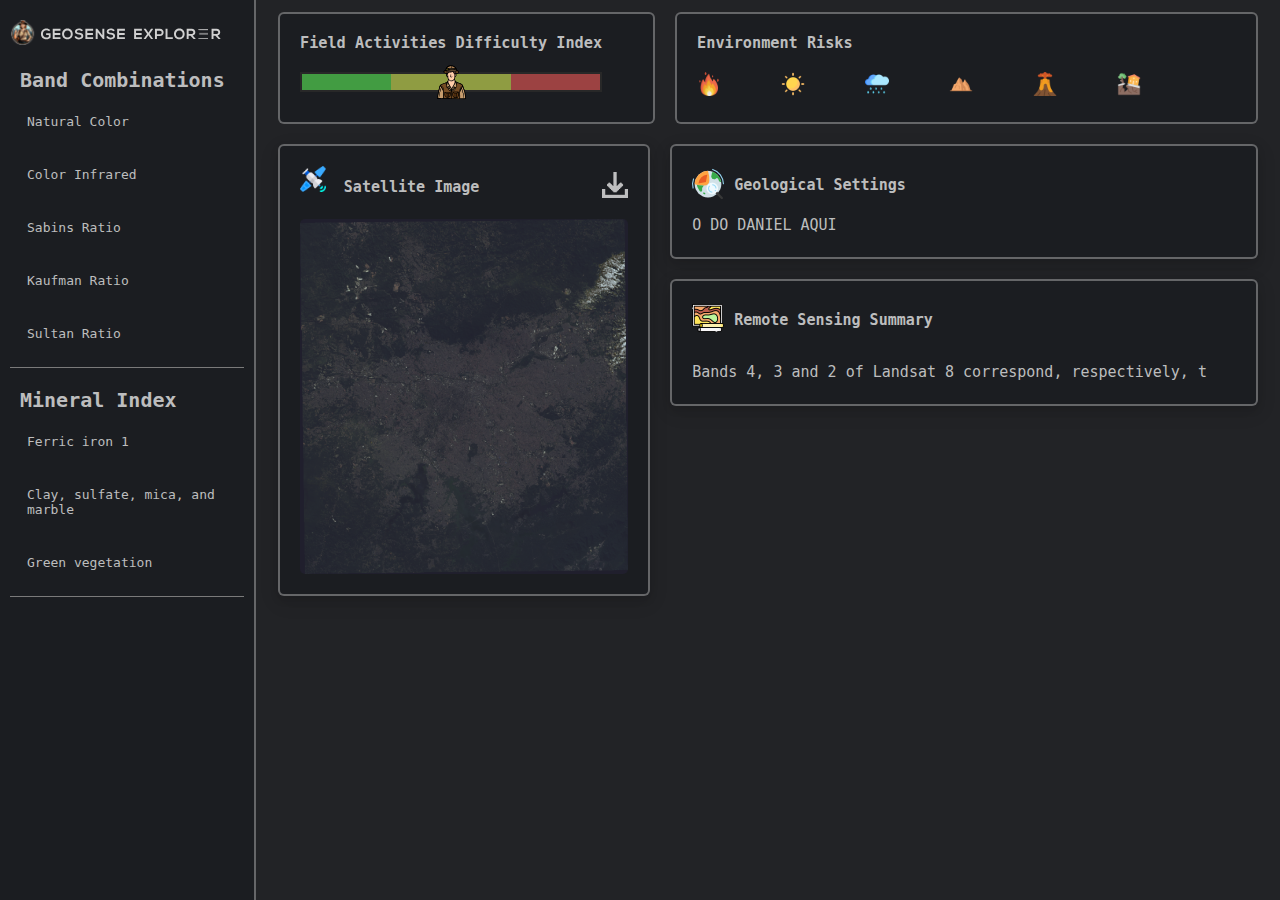
<file: dashboard.html>
<!doctype html>
<html lang="en">
  <head>
    <meta charset="UTF-8" />
    <link rel="icon" type="image/svg+xml" href="./assets/LogoIcon.svg" />
    <link rel="stylesheet" href="./css/dashboard.css">
    <meta name="viewport" content="width=device-width, initial-scale=1.0" />

    <link rel="stylesheet" href="https://cdnjs.cloudflare.com/ajax/libs/font-awesome/4.7.0/css/font-awesome.min.css">

    <script type="module" src="./js/interactionLogic/autotyping.js"></script>

    <title>GeoSense Explorer</title>
  </head>

  <body>

    <section class="main">
      <div class="sidebar">
        <div class="logo">
          <img src="./assets/logotype.svg">
        </div>
        <h3>
          Band Combinations
        </h3>
        <a href="#natural-color">Natural Color</a>
        <a href="#color-infrared">Color Infrared</a>
        <a href="#sabins-ratio">Sabins Ratio</a>
        <a href="#kaufman-ratio">Kaufman Ratio</a>
        <a href="#sultan-ratio">Sultan Ratio</a>
        <div class="separator"></div>
        <h3>
          Mineral Index
        </h3>
        <a href="#ferric-iron-1">Ferric iron 1</a>
        <a href="#clay-sulfate-mica-marble">Clay, sulfate, mica, and marble</a>
        <a href="#green-vegetation">Green vegetation</a>
        <div class="separator"></div>
      </div>

      <div class="content">

        <div class="box-info">
          <div style="background: #1B1D21; border: 2px solid #e4e4e45e" class="box-info-single" id="box-info-1">
            <div class="info-text">
              <h3 class="title-1">Field Activities Difficulty Index</h3>
              <div class="meter">
                <span style="width: 30%; background-color: rgb(66, 156, 66);"></span>
                <span style="width: 40%; background-color: rgb(143, 156, 66);"></span>
                <span style="width: 30%; background-color: rgb(156, 66, 66);"></span>
                <img class="indicator" src="./assets/geologist_2.svg" style="left: 50%;" />
              </div>    
            </div>

          </div>
          <div style="background: #1B1D21; border: 2px solid #e4e4e45e" class="box-info-single" id="box-info-2">
            <div class="info-text">
              <h3 class="title-1">Environment Risks</h3>
              <div class="icons">
                <div class="icon">
                  <img src="./assets/fire.png" alt="Icon 1">
                  <span class="tooltip">Mean temperature of 34°C, you may be exposed to termic stress</span>
                </div>
                <div class="icon">
                  <img src="./assets/sun.png" alt="Icon 2">
                  <span class="tooltip">High UV incidence, watch outfor sunburns</span>
                </div>
                <div class="icon">
                  <img src="./assets/rain.png" alt="Icon 3">
                  <span class="tooltip">Mean Precipitation of 40mm/h can make field activities difficult</span>
                </div>
                <div class="icon">
                  <img src="./assets/montanha.png" alt="Icon 4">
                  <span class="tooltip">Terrain Slope of 30% can make it dificult to walk or climb</span>
                </div>
                <div class="icon">
                  <img src="./assets/vulcao.png" alt="Icon 5">
                  <span class="tooltip">Active Volcanoes may be a threaten to your activities</span>
                </div>
                <div class="icon">
                  <img src="./assets/earthquake.png" alt="Icon 6">
                  <span class="tooltip">Earthquakes of 5 degrees in richter scale occur frequently in the last year</span>
                </div>
              </div>
            </div>
          </div>
        </div>

        <div class="feed-container">
          <div class="feed-1">
            <div class="feed">
              <div class="feed-single">
                <div class="feed-text">

                  <div class="header-feed">
                    <div >
                      <img src="./assets/satellite.png" style="width: 26px;">
                      <span>Satellite Image</span>
                    </div>
                    <div>
                      <img src="./assets/download.png" style="width: 26px;">
                    </div>
                  </div>

                  <img src="./assets/naturalview.png" class="imagem-responsiva">
                </div>
              </div>
            </div> 
          </div>

          <div class="feed-2">


            <div class="feed">
              <div class="feed-single">
                <div class="feed-text">
                  <div class="header-feed-2">
                    <div>
                      <img src="./assets/geology.png" alt="">
                    </div>
                    <span>Geological Settings</span>
                  </div>
                  <div class="image-text-geologico">
                    O DO DANIEL AQUI
                  </div>
                </div>
              </div> 
            </div>
            <div class="feed">
              <div class="feed-single">
                <div class="feed-text">
                  <div class="header-feed-2">
                    <div>
                      <img src="./assets/map.png" alt="">
                    </div>
                    <span>Remote Sensing Summary</span>
                  </div>
                  <div class="image-text-responsivo"></div>
                </div>
              </div> 
            </div>

          </div>
        </div>

      </div>
    </section>

  </body>

</html>
</file>
<file: css/dashboard.css>
*{
    margin: 0;
    padding: 0;
    box-sizing: border-box;
    font-family: monospace;
}

html,body{height: 100%;}

header{
    background-color: #1B1D21;
    padding: 10px 2%;
    display: flex;
    justify-content: space-between;
}

.info-header{
    color: white;
    display: flex;
    justify-content: space-around;
    width: 200px;
}

.info-header img{
    width: 40px;
    height: 40px;
    border-radius: 20px;
    margin-left: 0 8px;
}

.info-header svg{
    margin: 0 10px;
}

.icons-header{
    margin-left: 10px;
}

.main{
    display: flex;
    flex-wrap: wrap;
    height: 100%;
}

.sidebar{
    width: 20%;
    background-color: #1B1D21;
    height: 100%;
    padding: 10px;
    border-right: 2px solid #e4e4e45e;
}

.logo{
    margin-top: 10px;
    margin-bottom: 20px;
    max-width: 90%; /* Altere para a porcentagem desejada */
}

.logo img{
    width: 100%;
    height: auto;
}

/* Restante do seu código CSS */


.sidebar a.sidebar-active{
    background-color: #212225;
    border-left: 4px solid #282828;
    color: #777;
    font-weight: bold;
}

.sidebar a.sidebar-active > svg{
    color: #212225;
}

.sidebar h3{
    color: #BDBDBE;
    font-size: 20px;
    margin: 10px;
    margin-top: 20px;
}

.sidebar a{
    display: block;
    text-decoration: none;
    padding: 10px 15px;
    color: #BDBDBE;
    margin-bottom: 14px;
    border: 2px solid transparent; 
}

.sidebar a > svg{
    color: #BDBDBE;
}

.sidebar a:hover{
    background-color: #222326;
    border-color: #bdbdbe46;
    border-radius: 4px;
    color: #BDBDBE;
    font-weight: bold;
}

.sidebar a:hover .sidebar a > svg{
    color: #BDBDBE;
}

.content{
    padding: 12px;
    width: 80%;
    background-color: #222326;
}

.separator{
    width: 100%;
    height: 1px;
    background-color: rgb(122, 122, 122);
}

.box-info{
    width: 100%;
    display: flex;
    justify-content: space-between;
}

.box-info-single{
    display: flex;
    justify-content: space-between;
    border-radius: 6px; 
    width: 100%;
    color: #BDBDBE;
    margin: 0 10px;
    padding: 20px;
    padding-bottom: 8px;
}

.title-1{
    margin-bottom: 20px;
}

.box-info-single svg{
    font-size: 28px;
}

.feed-container{
    display: flex;
    justify-content: space-between;
}

.feed{
    margin-top: 20px;
    margin-inline: 10px;
    background-color: #1B1D21;
    border: 2px solid #e4e4e45e;
    box-shadow: 0 4px 8px 0 rgba(0, 0, 0, 0.1), 0 6px 20px 0 rgba(0, 0, 0, 0.10);
    border-radius: 6px; 
    padding: 20px;
}

.feed-1{
    width: 40%;
}

.feed-2{
    width: 62%;
}

#box-info-1 {
    width: 40%; 
}

#box-info-2 {
    width: 62%; 
}


.feed-single{
    display: flex;
    justify-content: space-between;
}

.feed-text{
    display: flex;
    flex-direction: column; 
}

.header-feed {
    display: flex;
    align-items: center; 
    justify-content: space-between; 
    margin-bottom: 4%;
}

.header-feed-2{
    display: flex;
    align-items: center; 
    margin-bottom: 4%;    
}

.feed-text span{
    color: #BDBDBE;
    display: inline-block;
    margin: 10px;
    font-weight: 900;
    font-size: 15px;
}

.feed-text .icon-sat{
    width: 30px;
    height: 30px;
    border-radius: 15px;
    background-color: rgb(56, 56, 56);
}

.feed-text svg{
    position: absolute;
    left: 50%;
    top: 50%;
    transform: translate(-50px, -50px);
    font-size: 18px;
    color: #BDBDBE;
}

.imagem-responsiva {
    max-width: 100%;
    border-radius: 5px;
}

.image-text-responsivo {
    text-align: justify;
    word-wrap: break-word;
    margin-top: 0px;
}

.image-text-geologico{
    font-size: 15px;
    color: #BDBDBE;
    text-align: justify;
    word-wrap: break-word;
    margin-top: 0px;
    line-height: 24px;
}


.icons {
    display: flex;
    justify-content: center;
  }
  
  .icons img {
    width: 24px; 
    height: auto;
    
  }
  
  .icon {
    position: relative;
    width: 24px;
    height: auto;
    margin-right: 60px;
  }
  
  .tooltip {
    visibility: hidden;
    width: 120px;
    background-color: #555;
    color: #BDBDBE;
    text-align: center;
    padding: 5px 0;
    border-radius: 6px;
  
    position: absolute;
    z-index: 1;
    top: 125%; 
    left: 50%;
    margin-left: -60px;
  
     opacity: 0;
     transition: opacity 0.3s;
  }
  
  .icon:hover .tooltip {
     visibility: visible;
     opacity: 1;
  }

  .meter {
    position: relative;
    height: 20px;
    display: flex;
    margin-bottom: 22px;
    border: 2px solid #282828;
  }
  
  .meter span {
    display: block;
  }

  .indicator {
    position: absolute;
    top: 50%;
    transform: translate(-50%, -50%);
    bottom: 0;
    width: 36px;
    height: auto; 
  }
</file>
